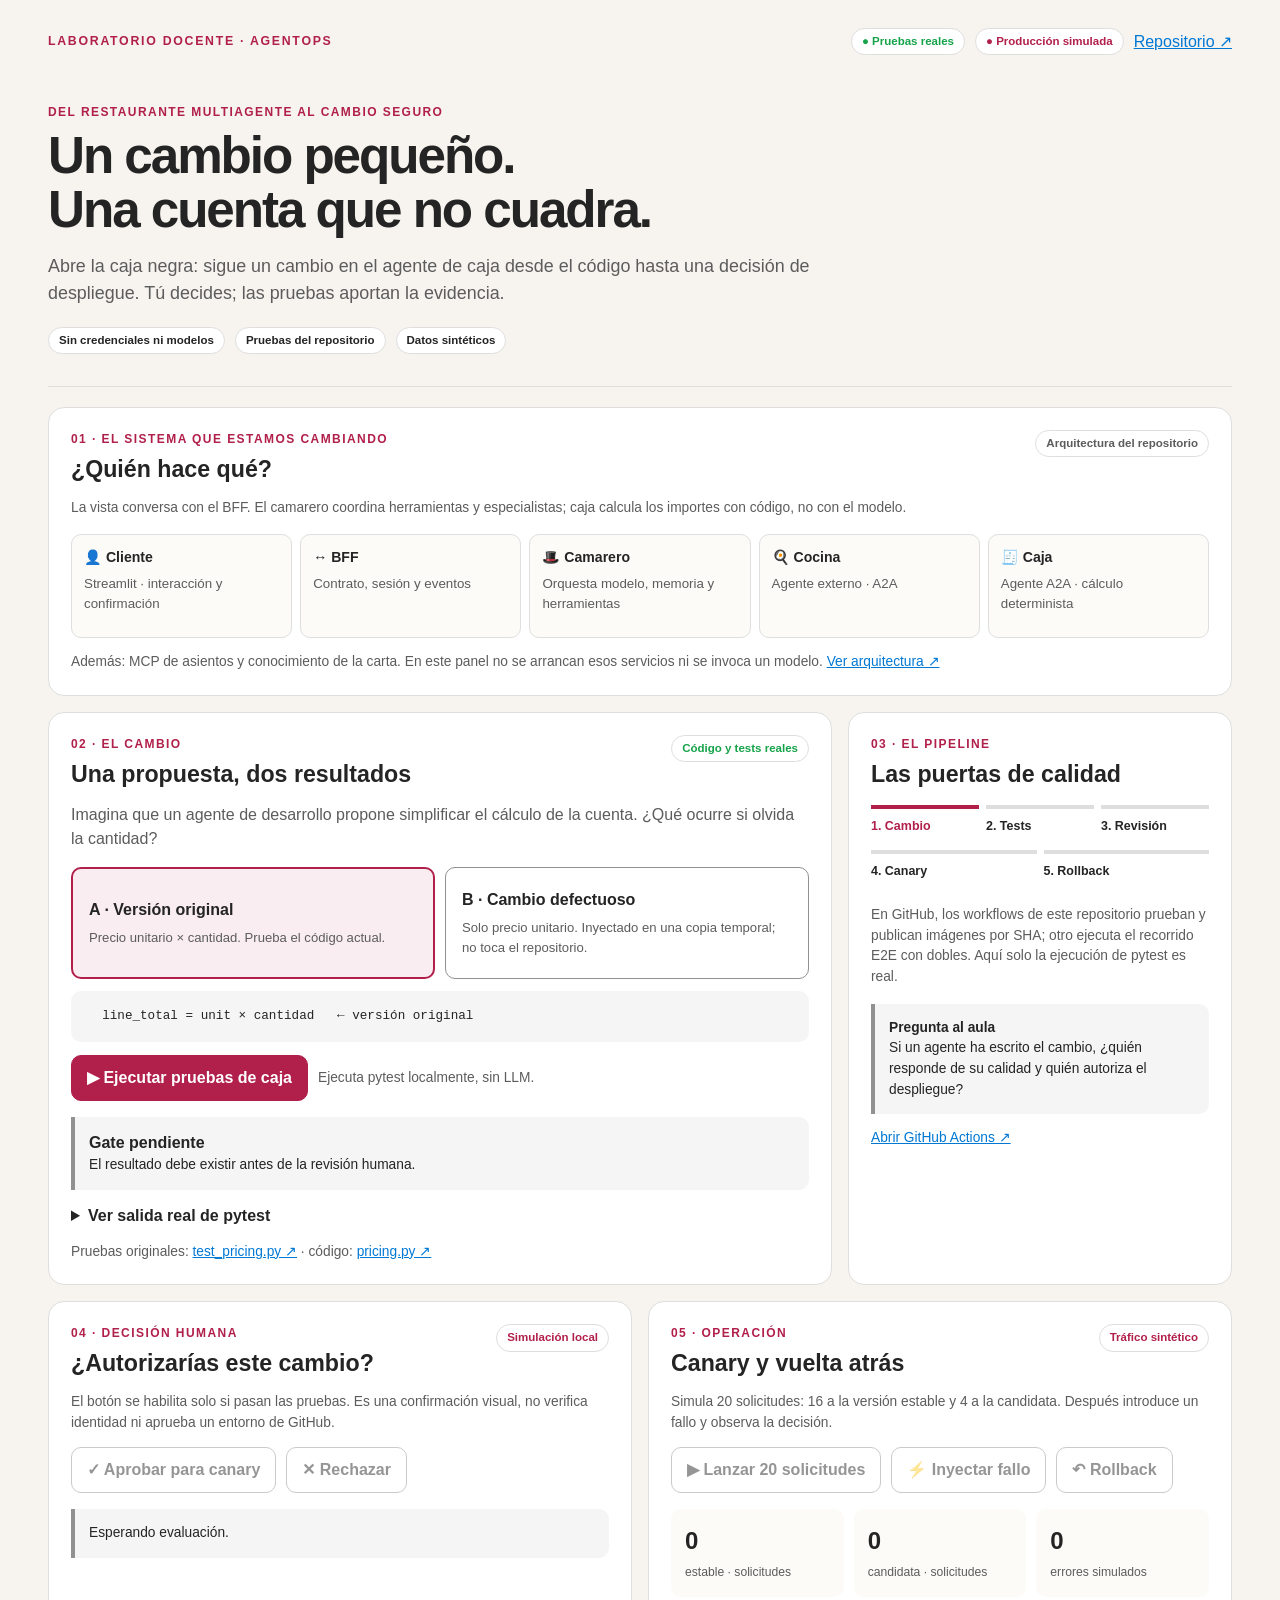
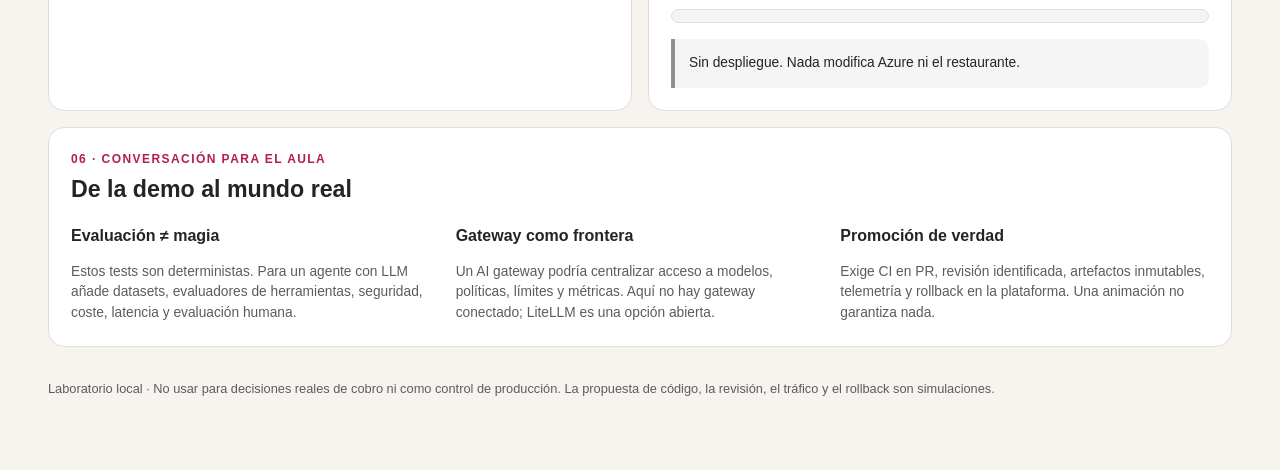
<file: apps/agentops/index.html>
<!doctype html>
<html lang="es">
<head>
<meta charset="utf-8">
<meta name="viewport" content="width=device-width, initial-scale=1">
<title>AgentOps · El restaurante bajo control</title>
<script>
  (() => {
    const param = new URLSearchParams(window.location.search).get("scoutTheme");
    const theme =
      param || (window.matchMedia("(prefers-color-scheme: dark)").matches ? "dark" : "light");
    document.documentElement.setAttribute("data-theme", theme);
  })();
</script>
<style>
:root {
  color-scheme: light;
  --cp-bg: #f7f4ef;
  --cp-bg-elevated: #fcfbf8;
  --cp-surface: #ffffff;
  --cp-surface-soft: #f5f5f5;
  --cp-border: #dedede;
  --cp-border-strong: #919191;
  --cp-text: #242424;
  --cp-text-muted: #5c5c5c;
  --cp-text-soft: #6f6f6f;
  --cp-accent: #b11f4b;
  --cp-accent-hover: #9a1a41;
  --cp-accent-soft: rgba(177, 31, 75, 0.08);
  --cp-accent-fg: #ffffff;
  --cp-success: #16a34a;
  --cp-danger: #dc2626;
  --cp-warning: #f59e0b;
  --cp-link: #0078d4;
  --cp-shadow: 0 18px 48px rgba(0, 0, 0, 0.12);
  --cp-overlay: rgba(255, 255, 255, 0.8);
  --cp-panel: rgba(255, 255, 255, 0.86);
  --cp-panel-strong: rgba(255, 255, 255, 0.96);
  --cp-sheen: rgba(255, 255, 255, 0.55);
  --cp-highlight: rgba(177, 31, 75, 0.12);
}
html[data-theme="dark"] {
  color-scheme: dark;
  --cp-bg: #3d3b3a;
  --cp-bg-elevated: #343231;
  --cp-surface: #292929;
  --cp-surface-soft: #2e2e2e;
  --cp-border: #474747;
  --cp-border-strong: #5f5f5f;
  --cp-text: #dedede;
  --cp-text-muted: #919191;
  --cp-text-soft: #b0b0b0;
  --cp-accent: #fd8ea1;
  --cp-accent-hover: #fb7b91;
  --cp-accent-soft: rgba(253, 142, 161, 0.14);
  --cp-accent-fg: #1a1a1a;
  --cp-success: #4ade80;
  --cp-danger: #f87171;
  --cp-warning: #fbbf24;
  --cp-link: #4da6ff;
  --cp-shadow: 0 18px 48px rgba(0, 0, 0, 0.32);
  --cp-overlay: rgba(41, 41, 41, 0.88);
  --cp-panel: rgba(41, 41, 41, 0.72);
  --cp-panel-strong: rgba(41, 41, 41, 0.96);
  --cp-sheen: rgba(255, 255, 255, 0.04);
  --cp-highlight: rgba(253, 142, 161, 0.12);
}
* { box-sizing: border-box }
body { margin: 0; background: var(--cp-bg); color: var(--cp-text); font: 16px/1.5 "Segoe UI", Aptos, Calibri, -apple-system, BlinkMacSystemFont, sans-serif }
main { max-width: 1440px; margin: auto; padding: 28px clamp(16px,4vw,48px) 72px }
h1,h2,h3,p { margin: 0 }
h1 { font-size: clamp(2.2rem,4vw,3.8rem); line-height: 1.05; letter-spacing: -.04em; max-width: 900px }
h2 { font-size: 1.45rem; line-height: 1.2 }
h3 { font-size: 1rem }
a { color: var(--cp-link) }
button { font: inherit; cursor: pointer; border: 1px solid var(--cp-border-strong); border-radius: .625rem; background: var(--cp-surface); color: var(--cp-text); padding: 10px 15px; font-weight: 650 }
button:hover { border-color: var(--cp-accent); color: var(--cp-accent) }
button:focus-visible, a:focus-visible { outline: 3px solid var(--cp-accent); outline-offset: 3px }
button:disabled { opacity: .48; cursor: not-allowed }
button.primary { background: var(--cp-accent); color: var(--cp-accent-fg); border-color: var(--cp-accent) }
button.primary:hover { background: var(--cp-accent-hover) }
code, pre { font-family: Consolas, "Courier New", Courier, monospace }
pre { white-space: pre-wrap; overflow-wrap: anywhere; max-height: 260px; overflow: auto; background: var(--cp-surface-soft); padding: 16px; border-radius: .625rem; font-size: .79rem }
.topline, .actions, .tagrow { display: flex; flex-wrap: wrap; gap: 10px; align-items: center }
.topline { justify-content: space-between; margin-bottom: 48px }
.brand { text-transform: uppercase; font-weight: 800; letter-spacing: .14em; color: var(--cp-accent); font-size: .77rem }
.pill { display: inline-flex; align-items: center; gap: 6px; border: 1px solid var(--cp-border); background: var(--cp-surface); border-radius: 999px; padding: 4px 10px; font-size: .72rem; font-weight: 700 }
.pill.real { color: var(--cp-success) } .pill.sim { color: var(--cp-accent) } .pill.warn { color: var(--cp-text-muted) }
.lede { max-width: 770px; margin: 16px 0 20px; color: var(--cp-text-muted); font-size: 1.12rem }
.hero { border-bottom: 1px solid var(--cp-border); padding-bottom: 32px }
.grid { display: grid; grid-template-columns: repeat(12,minmax(0,1fr)); gap: 16px; margin-top: 20px }
.card { background: var(--cp-surface); border: 1px solid var(--cp-border); border-radius: 16px; padding: 22px; min-width: 0 }
.span12 { grid-column: span 12 } .span8 { grid-column: span 8 } .span4 { grid-column: span 4 } .span6 { grid-column: span 6 }
.cardhead { display: flex; justify-content: space-between; gap: 12px; align-items: flex-start; margin-bottom: 14px }
.kicker { font-weight: 800; color: var(--cp-accent); font-size: .75rem; text-transform: uppercase; letter-spacing: .12em; margin-bottom: 8px }
.muted { color: var(--cp-text-muted) } .small { font-size: .86rem } .space { margin-top: 14px } .space2 { margin-top: 22px }
.flow { display: grid; grid-template-columns: repeat(5,1fr); gap: 8px; margin-top: 16px }
.node { border: 1px solid var(--cp-border); border-radius: .625rem; padding: 12px; background: var(--cp-bg-elevated); min-height: 104px }
.node strong { display: block; font-size: .88rem } .node small { display: block; margin-top: 6px; color: var(--cp-text-muted) }
.steps { display: flex; flex-wrap: wrap; gap: 7px; padding: 0; list-style: none }
.steps li { flex: 1 1 100px; border-top: 4px solid var(--cp-border); padding: 8px 0; font-size: .78rem; font-weight: 700 }
.steps li.current { border-color: var(--cp-accent); color: var(--cp-accent) } .steps li.done { border-color: var(--cp-success) }
.choices { display: grid; grid-template-columns: 1fr 1fr; gap: 10px; margin-top: 16px }
.choice { text-align: left; min-height: 112px; padding: 16px }
.choice span { display: block; font-weight: 400; font-size: .82rem; margin-top: 6px; color: var(--cp-text-muted) }
.choice[aria-pressed="true"] { border: 2px solid var(--cp-accent); background: var(--cp-accent-soft) }
.result { margin-top: 16px; padding: 14px; border-left: 4px solid var(--cp-border-strong); background: var(--cp-surface-soft); border-radius: 0 .625rem .625rem 0 }
.result.good { border-color: var(--cp-success) } .result.bad { border-color: var(--cp-danger) }
.metrics { display: grid; grid-template-columns: repeat(3,1fr); gap: 10px; margin-top: 16px }
.metric { background: var(--cp-bg-elevated); padding: 14px; border-radius: .625rem }
.metric strong { display: block; font-size: 1.5rem } .metric span { font-size: .76rem; color: var(--cp-text-muted) }
.track { height: 14px; background: var(--cp-surface-soft); border: 1px solid var(--cp-border); border-radius: 999px; overflow: hidden; margin-top: 12px }
.track span { display: block; height: 100%; background: var(--cp-accent); transition: width .25s }
.evidence { margin: 0; padding-left: 20px } .evidence li { padding: 4px 0 }
details { margin-top: 14px } summary { cursor: pointer; font-weight: 700 }
footer { color: var(--cp-text-muted); margin-top: 32px; font-size: .8rem }
@media(max-width:850px) { .span8,.span4,.span6 { grid-column: span 12 } .flow { grid-template-columns: repeat(2,1fr) } .topline { margin-bottom: 26px } }
@media(max-width:480px) { .choices,.metrics { grid-template-columns: 1fr } .flow { grid-template-columns: 1fr 1fr } }
@media(prefers-reduced-motion:reduce) { * { transition: none !important } }
</style>
</head>
<body>
<main>
  <div class="topline"><span class="brand">Laboratorio docente · AgentOps</span><div class="tagrow"><span class="pill real">● Pruebas reales</span><span class="pill sim">● Producción simulada</span><a href="https://github.com/chapi-dev/agent_lifecycle" target="_blank" rel="noopener">Repositorio ↗</a></div></div>
  <header class="hero">
    <div class="kicker">Del restaurante multiagente al cambio seguro</div>
    <h1>Un cambio pequeño.<br>Una cuenta que no cuadra.</h1>
    <p class="lede">Abre la caja negra: sigue un cambio en el agente de caja desde el código hasta una decisión de despliegue. Tú decides; las pruebas aportan la evidencia.</p>
    <div class="tagrow"><span class="pill">Sin credenciales ni modelos</span><span class="pill">Pruebas del repositorio</span><span class="pill">Datos sintéticos</span></div>
  </header>
  <section class="grid" aria-label="Arquitectura y laboratorio">
    <article class="card span12">
      <div class="cardhead"><div><p class="kicker">01 · El sistema que estamos cambiando</p><h2>¿Quién hace qué?</h2></div><span class="pill warn">Arquitectura del repositorio</span></div>
      <p class="muted small">La vista conversa con el BFF. El camarero coordina herramientas y especialistas; caja calcula los importes con código, no con el modelo.</p>
      <div class="flow"><div class="node"><strong>👤 Cliente</strong><small>Streamlit · interacción y confirmación</small></div><div class="node"><strong>↔ BFF</strong><small>Contrato, sesión y eventos</small></div><div class="node"><strong>🎩 Camarero</strong><small>Orquesta modelo, memoria y herramientas</small></div><div class="node"><strong>🍳 Cocina</strong><small>Agente externo · A2A</small></div><div class="node"><strong>🧾 Caja</strong><small>Agente A2A · cálculo determinista</small></div></div>
      <p class="small muted space">Además: MCP de asientos y conocimiento de la carta. En este panel no se arrancan esos servicios ni se invoca un modelo. <a href="https://github.com/chapi-dev/agent_lifecycle/blob/main/README.md" target="_blank" rel="noopener">Ver arquitectura ↗</a></p>
    </article>
    <article class="card span8">
      <div class="cardhead"><div><p class="kicker">02 · El cambio</p><h2>Una propuesta, dos resultados</h2></div><span class="pill real">Código y tests reales</span></div>
      <p class="muted">Imagina que un agente de desarrollo propone simplificar el cálculo de la cuenta. ¿Qué ocurre si olvida la cantidad?</p>
      <div class="choices" role="group" aria-label="Selecciona la versión a evaluar">
        <button class="choice" id="original" aria-pressed="true"><strong>A · Versión original</strong><span>Precio unitario × cantidad. Prueba el código actual.</span></button>
        <button class="choice" id="regression" aria-pressed="false"><strong>B · Cambio defectuoso</strong><span>Solo precio unitario. Inyectado en una copia temporal; no toca el repositorio.</span></button>
      </div>
      <pre id="diff" aria-label="Cambio en el código"></pre>
      <div class="actions"><button class="primary" id="evaluate">▶ Ejecutar pruebas de caja</button><span class="small muted" id="test-hint">Ejecuta pytest localmente, sin LLM.</span></div>
      <div class="result" id="gate" role="status" aria-live="polite"><strong>Gate pendiente</strong><p class="small">El resultado debe existir antes de la revisión humana.</p></div>
      <details><summary>Ver salida real de pytest</summary><pre id="output">Todavía no se han ejecutado pruebas.</pre></details>
      <p class="small muted space">Pruebas originales: <a href="https://github.com/chapi-dev/agent_lifecycle/blob/main/agents/cashier/src/cashier_agent/tests/test_pricing.py" target="_blank" rel="noopener">test_pricing.py ↗</a> · código: <a href="https://github.com/chapi-dev/agent_lifecycle/blob/main/agents/cashier/src/cashier_agent/cashier_agent/pricing.py" target="_blank" rel="noopener">pricing.py ↗</a></p>
    </article>
    <article class="card span4">
      <div class="cardhead"><div><p class="kicker">03 · El pipeline</p><h2>Las puertas de calidad</h2></div></div>
      <ul class="steps" aria-label="Estado del recorrido"><li id="s-code" class="current">1. Cambio</li><li id="s-test">2. Tests</li><li id="s-review">3. Revisión</li><li id="s-canary">4. Canary</li><li id="s-rollback">5. Rollback</li></ul>
      <p class="small muted">En GitHub, los workflows de este repositorio prueban y publican imágenes por SHA; otro ejecuta el recorrido E2E con dobles. Aquí solo la ejecución de pytest es real.</p>
      <div class="result small"><strong>Pregunta al aula</strong><p>Si un agente ha escrito el cambio, ¿quién responde de su calidad y quién autoriza el despliegue?</p></div>
      <p class="space small"><a href="https://github.com/chapi-dev/agent_lifecycle/actions" target="_blank" rel="noopener">Abrir GitHub Actions ↗</a></p>
    </article>
    <article class="card span6">
      <div class="cardhead"><div><p class="kicker">04 · Decisión humana</p><h2>¿Autorizarías este cambio?</h2></div><span class="pill sim">Simulación local</span></div>
      <p class="muted small">El botón se habilita solo si pasan las pruebas. Es una confirmación visual, no verifica identidad ni aprueba un entorno de GitHub.</p>
      <div class="actions space"><button id="approve" disabled>✓ Aprobar para canary</button><button id="reject" disabled>✕ Rechazar</button></div>
      <div class="result small" id="review-status" role="status">Esperando evaluación.</div>
    </article>
    <article class="card span6">
      <div class="cardhead"><div><p class="kicker">05 · Operación</p><h2>Canary y vuelta atrás</h2></div><span class="pill sim">Tráfico sintético</span></div>
      <p class="muted small">Simula 20 solicitudes: 16 a la versión estable y 4 a la candidata. Después introduce un fallo y observa la decisión.</p>
      <div class="actions space"><button id="traffic" disabled>▶ Lanzar 20 solicitudes</button><button id="fault" disabled>⚡ Inyectar fallo</button><button id="rollback" disabled>↶ Rollback</button></div>
      <div class="metrics"><div class="metric"><strong id="stable">0</strong><span>estable · solicitudes</span></div><div class="metric"><strong id="candidate">0</strong><span>candidata · solicitudes</span></div><div class="metric"><strong id="errors">0</strong><span>errores simulados</span></div></div>
      <div class="track" aria-label="Porcentaje de tráfico candidato"><span id="traffic-bar" style="width:0%"></span></div>
      <div class="result small" id="ops-status" role="status">Sin despliegue. Nada modifica Azure ni el restaurante.</div>
    </article>
    <article class="card span12">
      <p class="kicker">06 · Conversación para el aula</p><h2>De la demo al mundo real</h2>
      <div class="grid"><div class="span4"><h3>Evaluación ≠ magia</h3><p class="small muted space">Estos tests son deterministas. Para un agente con LLM añade datasets, evaluadores de herramientas, seguridad, coste, latencia y evaluación humana.</p></div><div class="span4"><h3>Gateway como frontera</h3><p class="small muted space">Un AI gateway podría centralizar acceso a modelos, políticas, límites y métricas. Aquí no hay gateway conectado; LiteLLM es una opción abierta.</p></div><div class="span4"><h3>Promoción de verdad</h3><p class="small muted space">Exige CI en PR, revisión identificada, artefactos inmutables, telemetría y rollback en la plataforma. Una animación no garantiza nada.</p></div></div>
    </article>
  </section>
  <footer>Laboratorio local · No usar para decisiones reales de cobro ni como control de producción. La propuesta de código, la revisión, el tráfico y el rollback son simulaciones.</footer>
</main>
<script>
const $ = id => document.getElementById(id);
let scenario = "original", passed = false, approved = false, requests = 0, faulted = false;
function text(id, value) { $(id).textContent = value; }
function state(id, cls) { $(id).className = cls; }
function choose(next) {
  scenario = next; passed = false; approved = false; requests = 0; faulted = false;
  for (const id of ["original", "regression"]) $(id).setAttribute("aria-pressed", String(id === scenario));
  text("diff", scenario === "original" ? "  line_total = unit × cantidad   ← versión original" : "- line_total = unit × cantidad\n+ line_total = unit              ← cambio en copia temporal");
  $("gate").className = "result"; $("gate").innerHTML = "<strong>Gate pendiente</strong><p class='small'>El resultado debe existir antes de la revisión humana.</p>";
  text("output", "Todavía no se han ejecutado pruebas."); text("review-status", "Esperando evaluación.");
  text("ops-status", "Sin despliegue. Nada modifica Azure ni el restaurante.");
  text("stable", "0"); text("candidate", "0"); text("errors", "0"); $("traffic-bar").style.width = "0%";
  $("approve").disabled = $("reject").disabled = $("traffic").disabled = $("fault").disabled = $("rollback").disabled = true;
  for (const id of ["s-code","s-test","s-review","s-canary","s-rollback"]) state(id, "");
  state("s-code", "current");
}
for (const id of ["original", "regression"]) $(id).addEventListener("click", () => choose(id));
$("evaluate").addEventListener("click", async () => {
  $("evaluate").disabled = true; $("original").disabled = $("regression").disabled = true;
  passed = approved = false; $("approve").disabled = $("reject").disabled = $("traffic").disabled = $("fault").disabled = $("rollback").disabled = true;
  text("review-status", "Esperando evaluación."); text("ops-status", "Sin despliegue. Nada modifica Azure ni el restaurante.");
  text("stable", "0"); text("candidate", "0"); text("errors", "0"); $("traffic-bar").style.width = "0%"; requests = 0; faulted = false;
  for (const id of ["s-review", "s-canary", "s-rollback"]) state(id, "");
  state("s-code", "done"); state("s-test", "current");
  $("gate").className = "result"; $("gate").innerHTML = "<strong>Ejecutando pytest…</strong><p class='small'>Puede tardar unos segundos.</p>";
  try {
    const response = await fetch("/evaluate", {method:"POST", headers:{"Content-Type":"application/json"}, body:JSON.stringify({scenario})});
    const data = await response.json(); if (!response.ok) throw new Error(data.error || "Error de ejecución");
    text("output", data.output + "\n\nSHA-256 del código original: " + data.source_sha256);
    passed = scenario === "original" && data.status === "passed";
    if (passed) {
      $("gate").className = "result good"; $("gate").innerHTML = "<strong>✓ Gate superado</strong><p class='small'>Las pruebas existentes de caja han pasado. Aún falta una decisión humana.</p>";
      state("s-test", "done"); state("s-review", "current"); $("approve").disabled = $("reject").disabled = false;
      text("review-status", "La evidencia está disponible. Decide si simularías una aprobación.");
    } else if (scenario === "regression" && data.regression_detected) {
      $("gate").className = "result bad"; $("gate").innerHTML = "<strong>✕ Gate bloqueado: regresión detectada</strong><p class='small'>La prueba real para varias cantidades ha fallado. No se puede aprobar.</p>";
      text("review-status", "Bloqueado: corrige el cambio y vuelve a evaluar.");
    } else {
      $("gate").className = "result bad"; $("gate").innerHTML = "<strong>✕ Evaluación no superada</strong><p class='small'>Revisa la salida: un error de entorno no es un resultado válido de calidad.</p>";
      text("review-status", "Bloqueado: no hay evidencia suficiente.");
    }
  } catch (error) {
    $("gate").className = "result bad"; text("gate", "No se pudo ejecutar: " + error.message); text("review-status", "Bloqueado: no hay evidencia suficiente.");
  } finally { $("evaluate").disabled = false; $("original").disabled = $("regression").disabled = false; }
});
$("approve").addEventListener("click", () => {
  if (!passed) return; approved = true; $("approve").disabled = $("reject").disabled = true; $("traffic").disabled = false;
  text("review-status", "Aprobación simulada registrada en esta página."); state("s-review", "done"); state("s-canary", "current");
});
$("reject").addEventListener("click", () => {
  approved = false; $("approve").disabled = $("reject").disabled = $("traffic").disabled = true;
  text("review-status", "Rechazado en esta página. Vuelve a evaluar para empezar otra revisión.");
});
$("traffic").addEventListener("click", () => {
  if (!approved) return; requests = 20; $("traffic").disabled = true; $("fault").disabled = false;
  text("stable", "16"); text("candidate", "4"); $("traffic-bar").style.width = "20%";
  text("ops-status", "Canary simulado: 4 de 20 solicitudes a la candidata; sin errores.");
});
$("fault").addEventListener("click", () => {
  if (!approved || !requests) return; faulted = true; $("fault").disabled = true; $("rollback").disabled = false;
  text("errors", "2"); text("ops-status", "Alerta simulada: 2 de 4 solicitudes de la candidata fallan (50%). Decide si vuelves atrás.");
  state("s-canary", "done"); state("s-rollback", "current");
});
$("rollback").addEventListener("click", () => {
  if (!faulted) return; $("rollback").disabled = true; $("traffic-bar").style.width = "0%";
  text("ops-status", "Rollback simulado: el tráfico futuro vuelve al 100% a la estable. Las cifras de arriba son las ya observadas.");
  state("s-rollback", "done");
});
choose("original");
</script>
</body>
</html>
</file>
